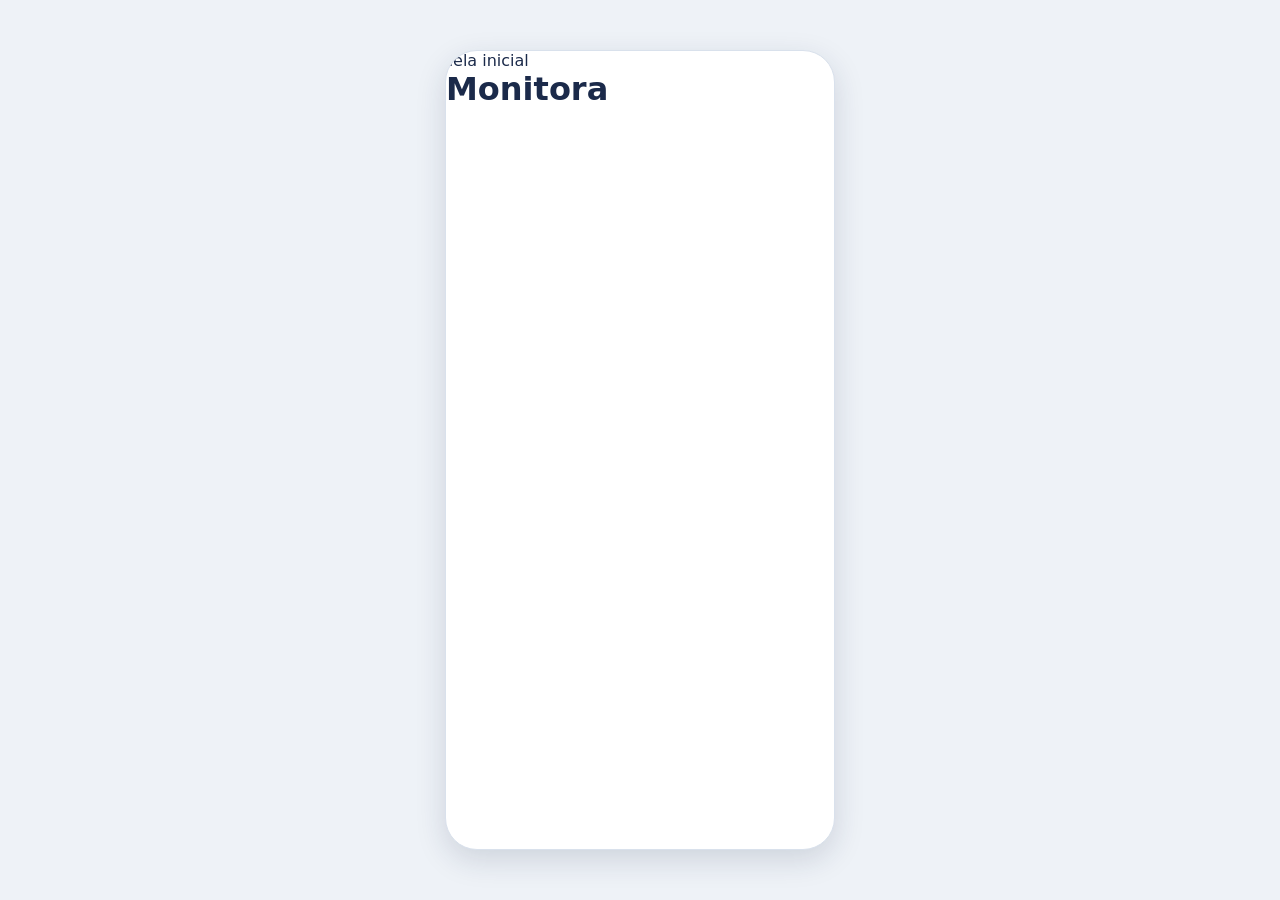
<file: frontend/index.html>
<!DOCTYPE html>
<html lang="pt-BR">
<head>
  <meta charset="UTF-8">
  <meta name="viewport" content="width=device-width, initial-scale=1.0">
  <title>Monitora</title>
  <link rel="stylesheet" href="css/style.css">
</head>
<body>
  <main class="app">
    <p>Tela inicial</p>
    <h1>Monitora</h1>
  </main>
</body>
</html>
</file>
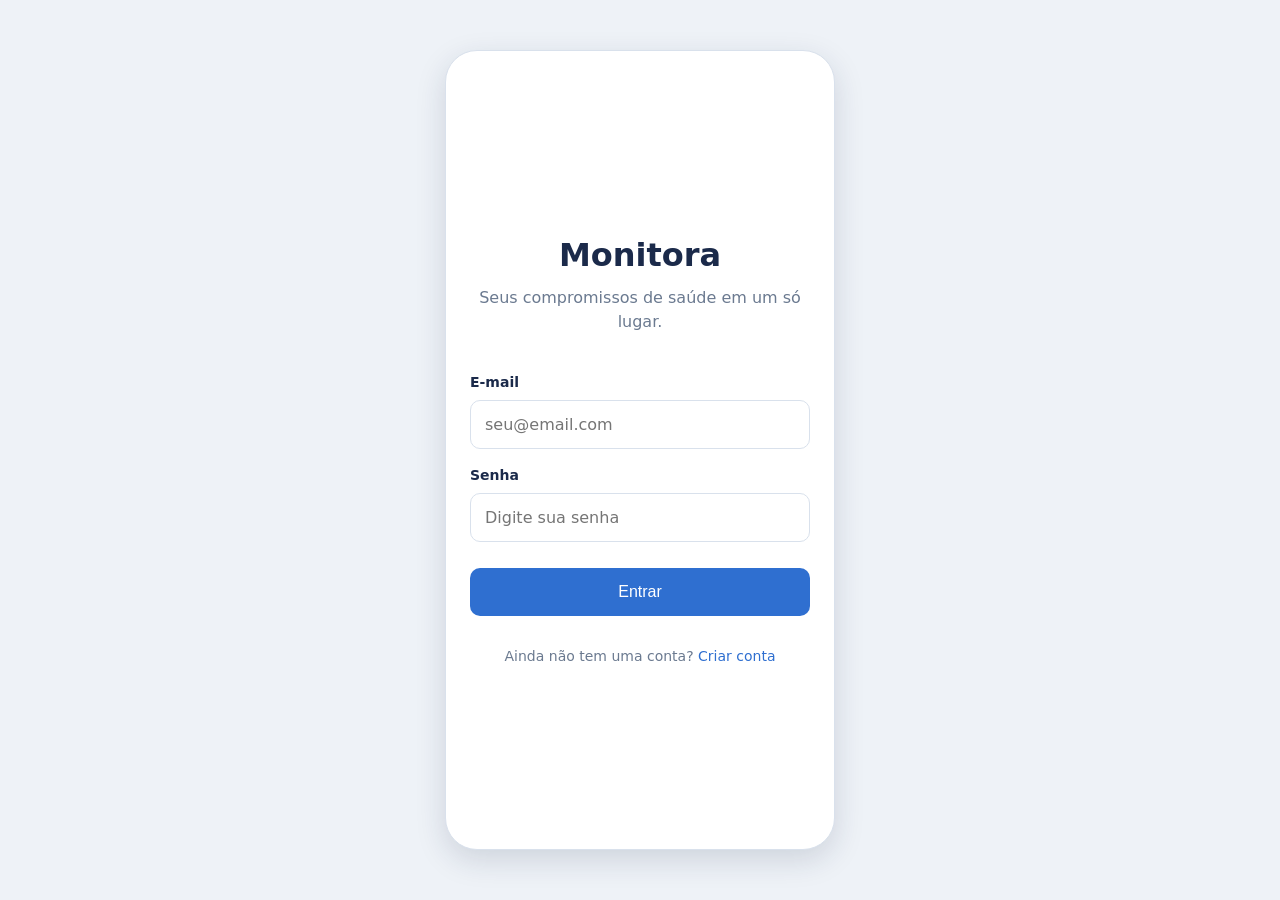
<file: frontend/login.html>
<!DOCTYPE html>
<html lang="pt-BR">
<head>
  <meta charset="UTF-8">
  <meta name="viewport" content="width=device-width, initial-scale=1.0">
  <title>Monitora - Entrar</title>
  <link rel="stylesheet" href="css/style.css">
</head>
<body>
  <main class="app">
  <section class="login">
    <div class="logo">
      <span class="icone"></span>
      <h1>Monitora</h1>
      <p>Seus compromissos de saúde em um só lugar.</p>
    </div>

    <form>
      <label for="email">E-mail</label>
      <input
        type="email"
        id="email"
        placeholder="seu@email.com"
        required
      >

      <label for="senha">Senha</label>
      <input
        type="password"
        id="senha"
        placeholder="Digite sua senha"
        required
      >

      <button type="submit">Entrar</button>
    </form>

    <p class="cadastro">
      Ainda não tem uma conta?
      <a href="#">Criar conta</a>
    </p>
  </section>
</main>
</body>
</html>
</file>
<file: frontend/css/style.css>
:root {
  --azul: #2f6fd0;
  --azul-claro: #f4f4f5;
  --verde: #1fa37f;
  --verde-claro: #e6f7f1;
  --roxo: #7b4fd6;
  --roxo-claro: #f1ecfc;
  --texto: #1b2a4a;
  --texto-suave: #6b7a90;
  --borda: #d9e1ec;
  --fundo: #ffffff;
}

* {
  box-sizing: border-box;
  margin: 0;
  padding: 0;
}

body {
  min-height: 100vh; 
  font-family: system-ui, -apple-system, "Segoe UI", sans-serif;
  color: var(--texto);
  background: var(--fundo);
  background: #eef2f7;
}

.app {
  width: 100%;
  min-height: 100vh;
  background: var(--fundo);
  display: flex;
  flex-direction: column;
}

/* Telas maiores (computador): vira a "moldura" de celular */
@media (min-width: 600px) {
  body {
    display: flex;
    justify-content: center;
    align-items: center;
    padding: 24px;
  }

  .app {
    width: 390px;
    min-height: 0;
    height: 800px;
    border: 1px solid var(--borda);
    border-radius: 32px;
    overflow: hidden;
    box-shadow: 0 10px 30px rgba(27, 42, 74, 0.15);
  }
}
.login {
  display: flex;
  flex-direction: column;
  justify-content: center;
  flex: 1;
  padding: 28px 24px;
  gap: 32px;
}

.logo {
  text-align: center;
}

.icone {
  display: block;
  color: var(--verde);
  font-size: 64px;
}

.logo h1 {
  font-size: 32px;
  margin-bottom: 12px;
}

.logo h1 span {
  color: var(--verde);
}

.logo p {
  color: var(--texto-suave);
  line-height: 1.5;
  margin-top: 10px;
}

.login form {
  display: flex;
  flex-direction: column;
  gap: 10px;
}

.login label {
  font-size: 14px;
  font-weight: 600;
  margin-top: 8px;
}

.login input {
  width: 100%;
  padding: 14px;
  border: 1px solid var(--borda);
  border-radius: 10px;
  font: inherit;
}

.login button {
  margin-top: 16px;
  padding: 15px;
  background: var(--azul);
  color: white;
  border: none;
  border-radius: 10px;
  font-size: 16px;
  cursor: pointer;
}

.cadastro {
  text-align: center;
  font-size: 14px;
  color: var(--texto-suave);
}

.cadastro a {
  color: var(--azul);
  text-decoration: none;
}
</file>
